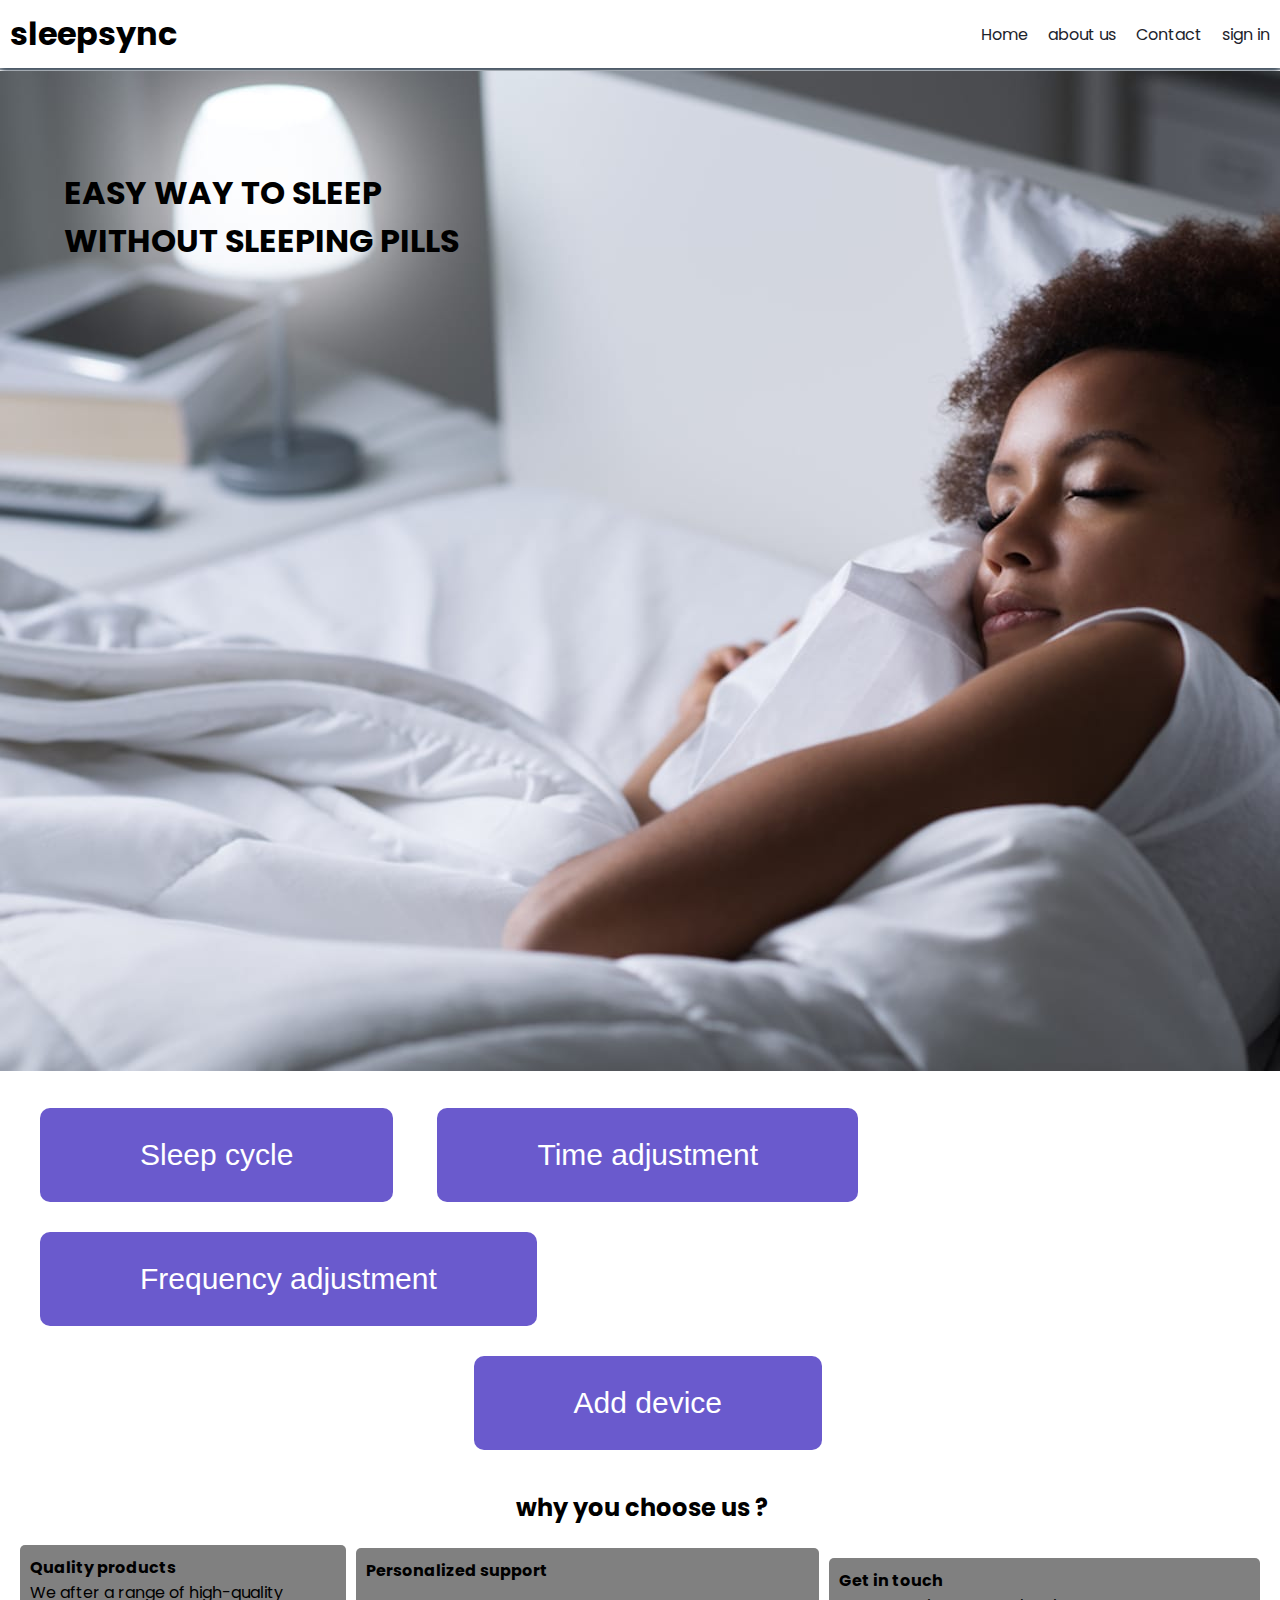
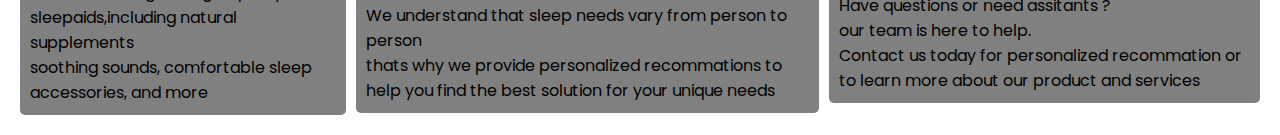
<file: index.html>
<!DOCTYPE html>
<html lang="en">
<head>
    <meta charset="UTF-8">
    <meta name="viewport" content="width=device-width, initial-scale=1.0">
    <title>sleepsync</title>
    <link rel="preconnect" href="https://fonts.googleapis.com">
    <link rel="preconnect" href="https://fonts.gstatic.com" crossorigin>
    <link
        href="https://fonts.googleapis.com/css2?family=Poppins:ital,wght@0,100;0,200;0,300;0,400;0,500;0,600;0,700;0,800;0,900;1,100;1,200;1,300;1,400;1,500;1,600;1,700;1,800;1,900&display=swap"
        rel="stylesheet">
        <!-- font icon -->
     <link rel="stylesheet" href="https://cdnjs.cloudflare.com/ajax/libs/font-awesome/6.5.1/css/all.min.css"
        integrity="sha512-DTOQO9RWCH3ppGqcWaEA1BIZOC6xxalwEsw9c2QQeAIftl+Vegovlnee1c9QX4TctnWMn13TZye+giMm8e2LwA=="
        crossorigin="anonymous" referrerpolicy="no-referrer" />
        <link rel="stylesheet" href="index.css">
</head>
<body>
     <!-- navbar -->
     <nav class="navbar">
        <h1>sleepsync</h1>
        <div class="navbar-links">
            <p class="navbar-link"><a href="index.html">Home</a></p>
            <p class="navbar-link"><a href="about us.html">about us</a></p>
            <p class="navbar-link"><a href="contact.html">Contact</a></p>
            <p class="navbar-link"><a href="signin.html">sign in</a></p>
        </div>
        <div class="navbar-menu-toggle" onclick="shownavbar()">
            <i class="fa-solid fa-bars"></i>
        </div>
    </nav>

    <!---side navbar-->

    <div class="side-navbar">
        <p style=" text-align: right;" onclick=" closenavbar() ">
            <i class="fa-solid fa-xmark"></i>
        </p>


        <div class="side-links">
            <p class="side-navbar-link"><a href="index.html">Home</a></p>
            <p class="side-navbar-link"><a href="collection.html">about us</a></p>
            <p class="side-navbar-link"><a href="contact.html">Contact</a></p>
            <p class="side-navbar-link"><a href="login.html">sign in</a></p>
        </div>
    </div>

    <!-- content-1  -->
    <div class="content">
        <div class="content-pic">
           <img src="sleepsync2.jpg" alt=""> </div>
        <div class="quotes">
            <h1>EASY WAY TO SLEEP <br>  WITHOUT SLEEPING PILLS</h1>
        </div>
    </div>

    <!-- content-button -->
 <div class="content-button">
    <div class="buttons">
        <a href="sleepcycle.html"><button style="font-size: 30px;" >Sleep cycle</button></a>
        <a href="timeadjustment.html"><button style="font-size: 30px;">Time adjustment </button></a>
        
        
        <a href="frequencyadjustment.html"><button style="font-size: 30px;">Frequency adjustment</button></a>
        <a href="adddevice.html"><button style="font-size: 30px; margin-left: 37%;" >Add device</button></a>
        
    </div>
 </div>

 <!-- service -->
 <div class="service">
    <div class="service-container-1">
        <div>
            <h2>why you choose us ?</h2>
            <!-- <h2>customer Experience</h2> -->
        </div>
        <!-- <div>
            <p>|| we ensure that our customer have the best shopping experiance</p>
        </div> -->
    </div>
    <div class="service-container-2">

        <div>
            <i class="fa-regular fa-face-smile"></i>
            <h4>Quality products</h4>
            <p> We after a range of high-quality sleepaids,including natural supplements <br> soothing sounds, comfortable sleep accessories, and more</p>
        </div>
        <div class="person">
            <i class="fa-regular fa-face-smile"></i>
            <h4>Personalized support</h4>
            <p >We understand that sleep needs vary from person to person <br> thats why we  provide personalized recommations to help you find the best solution for your unique needs</p>
        </div>
        <div class="get">
            <i class="fa-regular fa-face-smile"></i>
            <h4>Get in touch</h4>
            <p>Have questions or need assitants ? <br> our team is here to help. <br> Contact us today for personalized recommation or to learn more about our product and services</p>
        </div>
    </div>
</div>
 
 
 
    
</body>
<script src="index.js"></script>
</html>
</file>
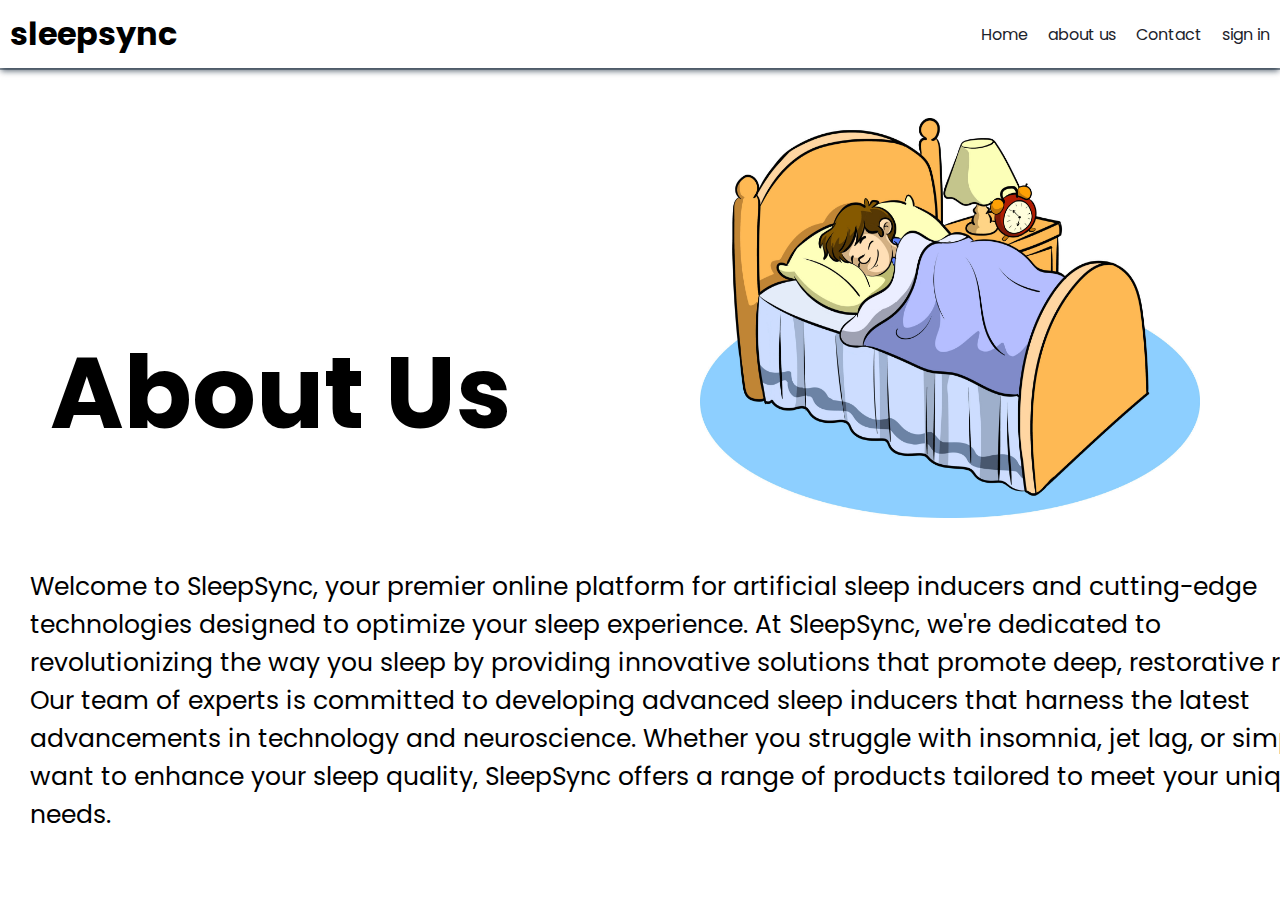
<file: about us.html>
<!DOCTYPE html>
<html lang="en">
<head>
    <meta charset="UTF-8">
    <meta name="viewport" content="width=device-width, initial-scale=1.0">
    <title>About us</title>
    <link rel="preconnect" href="https://fonts.googleapis.com">
    <link rel="preconnect" href="https://fonts.gstatic.com" crossorigin>
    <link
        href="https://fonts.googleapis.com/css2?family=Poppins:ital,wght@0,100;0,200;0,300;0,400;0,500;0,600;0,700;0,800;0,900;1,100;1,200;1,300;1,400;1,500;1,600;1,700;1,800;1,900&display=swap"
        rel="stylesheet">
        <!-- font icon -->
     <link rel="stylesheet" href="https://cdnjs.cloudflare.com/ajax/libs/font-awesome/6.5.1/css/all.min.css"
        integrity="sha512-DTOQO9RWCH3ppGqcWaEA1BIZOC6xxalwEsw9c2QQeAIftl+Vegovlnee1c9QX4TctnWMn13TZye+giMm8e2LwA=="
        crossorigin="anonymous" referrerpolicy="no-referrer" />
        <link rel="stylesheet" href="about us.css">
</head>
<body>
     <!-- navbar -->
     <nav class="navbar">
        <h1>sleepsync</h1>
        <div class="navbar-links">
            <p class="navbar-link"><a href="index.html">Home</a></p>
            <p class="navbar-link"><a href="about us.html">about us</a></p>
            <p class="navbar-link"><a href="contact.html">Contact</a></p>
            <p class="navbar-link"><a href="signin.html">sign in</a></p>
        </div>
        <div class="navbar-menu-toggle" onclick="shownavbar()">
            <i class="fa-solid fa-bars"></i>
        </div>
    </nav>
<!-- about-us pic -->

<div class="container">
    <div class="pic">
        <img src="sleep4.jpg" alt="">
    </div>
</div>

<!-- content -->
<div class="content">
    <div class="write">
        <h1>About Us</h1>
        
    </div>
</div>

<!-- main content -->

<div class="maincontent">
    <p style="font-size: 25px; width: 1300px;">Welcome to SleepSync, your premier online platform for artificial sleep inducers and cutting-edge technologies designed to optimize your sleep experience. At SleepSync, we're dedicated to revolutionizing the way you sleep by providing innovative solutions that promote deep, restorative rest.

        Our team of experts is committed to developing advanced sleep inducers that harness the latest advancements in technology and neuroscience. Whether you struggle with insomnia, jet lag, or simply want to enhance your sleep quality, SleepSync offers a range of products tailored to meet your unique needs.</p>
</div>
</body>
</html>
</file>
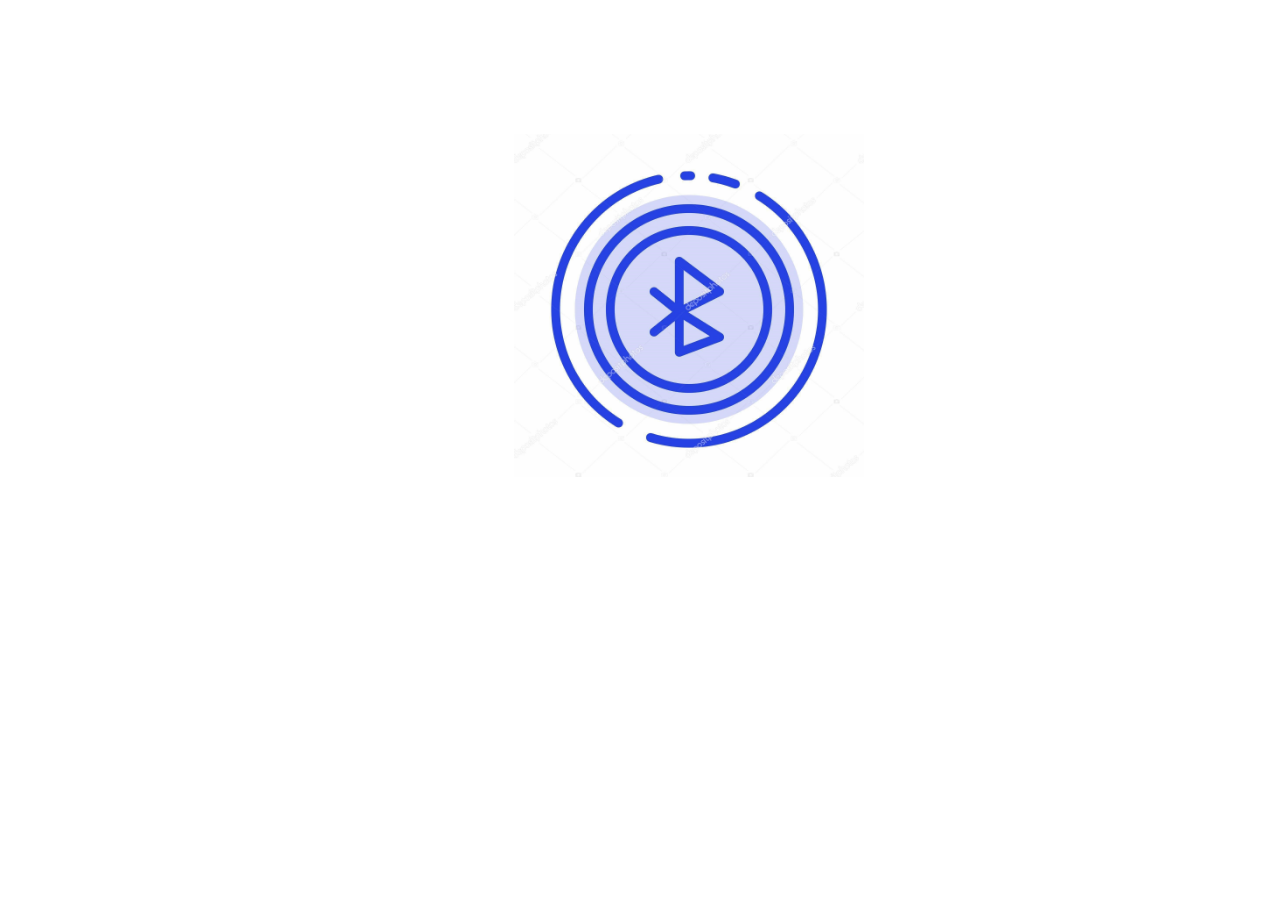
<file: adddevice.html>
<!DOCTYPE html>
<html lang="en">
<head>
    <meta charset="UTF-8">
    <meta name="viewport" content="width=device-width, initial-scale=1.0">
    <title>adddevice</title>
    <link rel="stylesheet" href="adddevice.css">
</head>
<body>
    <div class="container">
<img src="Sleep5.1.jpg" alt="" id="logo" onclick="pls()">
    </div>
</body>
<script>
 let logo = document.querySelector("#logo")
 const pls=()=>{
    alert("please turn on the bluetooth")
 }

</script>
</html>
</file>
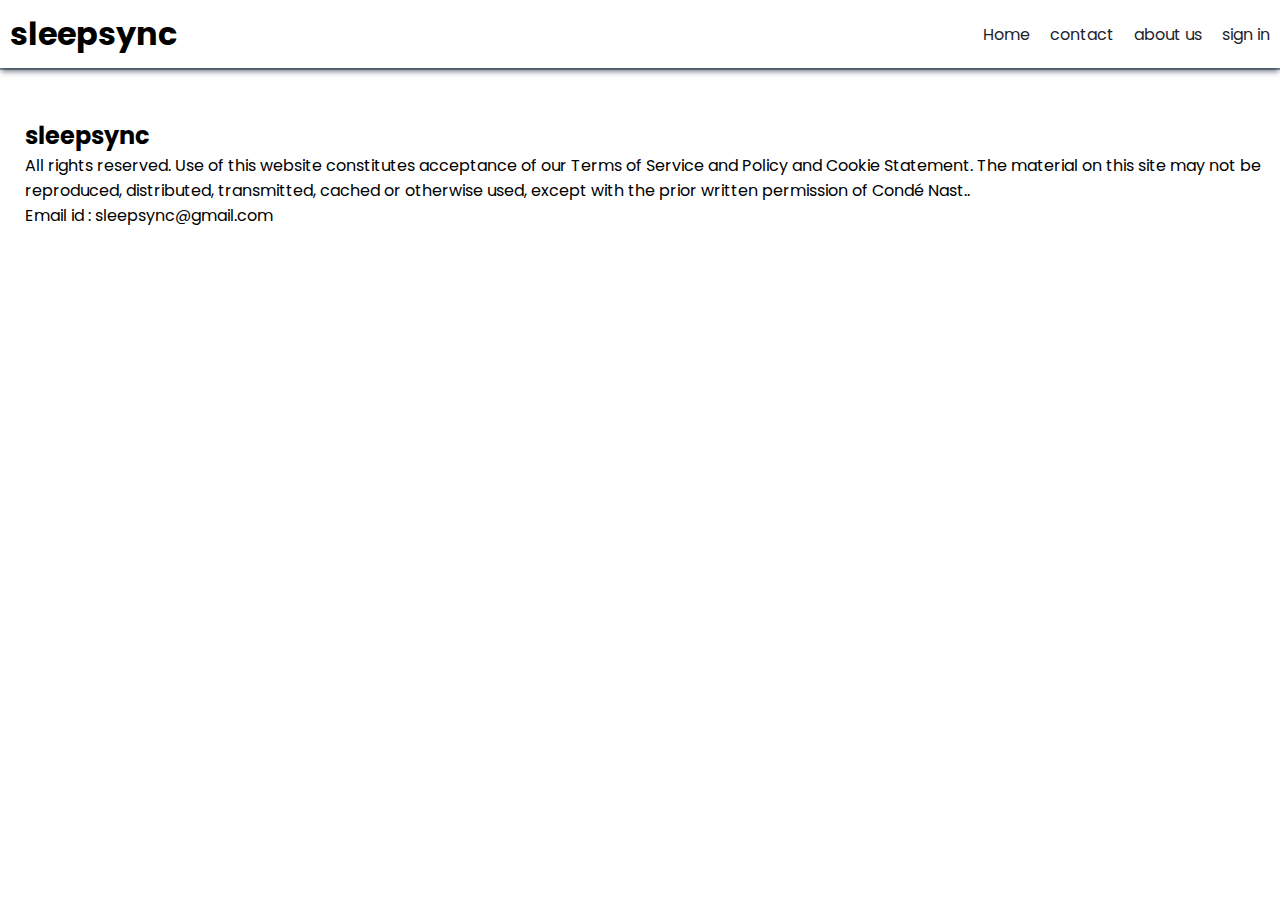
<file: contact.html>
<!DOCTYPE html>
<html lang="en">
<head>
    <meta charset="UTF-8">
    <meta name="viewport" content="width=device-width, initial-scale=1.0">
    <!---google fonts-->
    <link rel="preconnect" href="https://fonts.googleapis.com">
    <link rel="preconnect" href="https://fonts.gstatic.com" crossorigin>
    <link
        href="https://fonts.googleapis.com/css2?family=Poppins:ital,wght@0,100;0,200;0,300;0,400;0,500;0,600;0,700;0,800;0,900;1,100;1,200;1,300;1,400;1,500;1,600;1,700;1,800;1,900&display=swap"
        rel="stylesheet">
    <!---css-->
    <link rel="stylesheet" href="index.css">

    <!--fontsicon-->
    <link rel="stylesheet" href="https://cdnjs.cloudflare.com/ajax/libs/font-awesome/6.5.1/css/all.min.css"
        integrity="sha512-DTOQO9RWCH3ppGqcWaEA1BIZOC6xxalwEsw9c2QQeAIftl+Vegovlnee1c9QX4TctnWMn13TZye+giMm8e2LwA=="
        crossorigin="anonymous" referrerpolicy="no-referrer" />
    <title>contact </title>
</head>
<body>
    
    <nav class="navbar">
        <h1>sleepsync</h1>
        <div class="navbar-links">
            <p class="navbar-link"><a href="index.html">Home</a></p>
            <p class="navbar-link"><a href="contact.html">contact</a></p>
            <p class="navbar-link"><a href="about us.html">about us</a></p>
            <p class="navbar-link"><a href="signin.html">sign in</a></p>
        </div>
        <div class="navbar-menu-toggle" onclick="shownavbar()">
            <i class="fa-solid fa-bars"></i>
        </div>
    </nav>
    <!-- footer -->
    <div class="footer"  style="margin-top: 50px; margin-left: 25px;">
        <div class="footer-container">
            <div class="footer-box-1">
                <h2 class="headingtext">sleepsync</h2>
                <p>All rights reserved. Use of this website constitutes acceptance of our Terms of Service and Policy and Cookie Statement. The material on this site may not be reproduced, distributed, transmitted, cached or otherwise used, except with the prior written permission of Condé Nast..</p>
                <div class="footer-icon-container">
                    <i class="fa-brands fa-instagram" style="color: #ffff;"></i>
                    <i class="fa-brands fa-twitter" style="color: #ffff;"></i>
                    <i class="fa-brands fa-facebook" style="color: #ffff;"></i>
                </div>
                
            </div>
        </div>
        <p>Email id : sleepsync@gmail.com</p>
    </div>
</body>
</html>
</file>
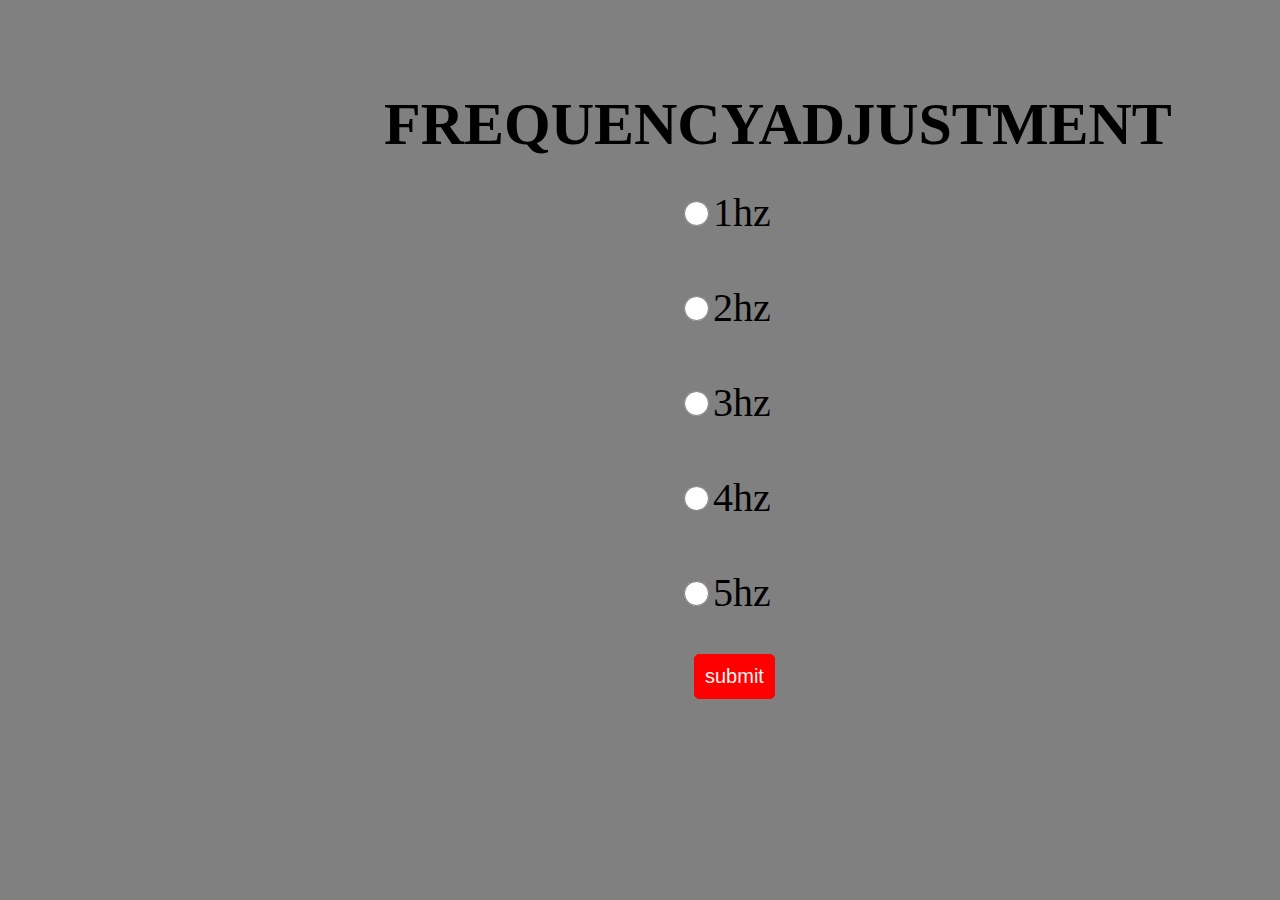
<file: frequencyadjustment.html>
<!DOCTYPE html>
<html lang="en">
<head>
    <meta charset="UTF-8">
    <meta name="viewport" content="width=device-width, initial-scale=1.0">
    <link rel="preconnect" href="https://fonts.googleapis.com">
    <link rel="preconnect" href="https://fonts.gstatic.com" crossorigin>
    <link
        href="https://fonts.googleapis.com/css2?family=Poppins:ital,wght@0,100;0,200;0,300;0,400;0,500;0,600;0,700;0,800;0,900;1,100;1,200;1,300;1,400;1,500;1,600;1,700;1,800;1,900&display=swap"
        rel="stylesheet">
        <!-- font icon -->
     <link rel="stylesheet" href="https://cdnjs.cloudflare.com/ajax/libs/font-awesome/6.5.1/css/all.min.css"
        integrity="sha512-DTOQO9RWCH3ppGqcWaEA1BIZOC6xxalwEsw9c2QQeAIftl+Vegovlnee1c9QX4TctnWMn13TZye+giMm8e2LwA=="
        crossorigin="anonymous" referrerpolicy="no-referrer" />
        <link rel="stylesheet" href="frequencyadjustment.css">
    <title>frequency adjustment</title>
</head>
<body>
    <div class="timeadjustment" >

        <div class="time-content">
            <h1 class="hone"> FREQUENCYADJUSTMENT</h1>
        </div>
        
        <div class="inputone">
        
            <input type="radio" class="tenmins" name="10mins">
            <label for="">1hz</label>  </div>
            <br>  
            <div class="inputtwo">

            <input type="radio"   class="twomins" name="10mins">
            <label for="">2hz</label> </div>
            <br>

            <div class="inputthree">
            <input type="radio" class="threemins" name="10mins">
            <label for="">3hz</label>  </div>
            <br>
            <div class="inputfour">
                <input type="radio" class="threemins" name="10mins">
                <label for="">4hz</label>  </div>
                <br>
                <div class="inputfive">
                    <input type="radio" class="threemins" name="10mins">
                    <label for="">5hz</label>  </div>
                    <br>


            <button type="submit" class="suubmit" onclick="neram()">submit</button>

            
        </div> 

        

    </div>
    <h1 id="timehello" style="margin-left: 40%;"></h1>
    
</body>
<script src="freq.js"></script>
</html>
</file>
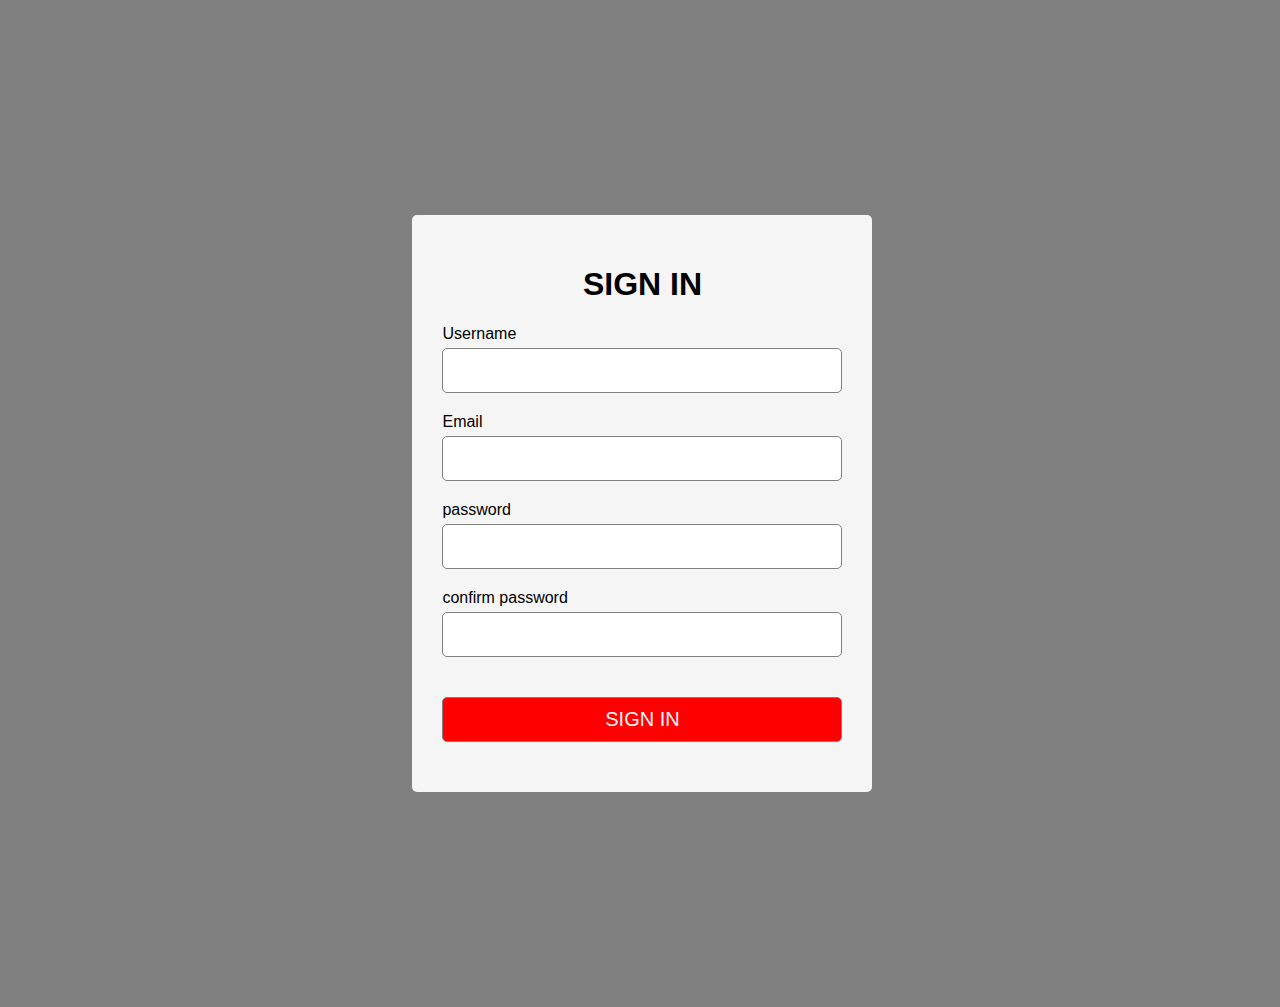
<file: signin.html>
<!DOCTYPE html>
<html lang="en">
<head>
    <meta charset="UTF-8">
    <meta name="viewport" content="width=device-width, initial-scale=1.0">
    <title>SIGN IN</title>
    <link rel="stylesheet" href="app.css">
</head>
<body>
    <div class="container">
        <form action="" id="form">
            <h1>SIGN IN</h1>
            <div class="input-group">
                <label for="username">Username</label>
                <input type="text" id="username">
                <div class="error"></div>
            </div>
            <div class="input-group">
                <label for="Email">Email</label>
                <input type="text" id="Email">
                <div class="error"></div>
            </div>
            <div class="input-group">
                <label for="password">password</label>
                <input type="password" id="password">
                <div class="error"></div>
            </div>
            <div class="input-group">
                <label for="cpassword">confirm password</label>
                <input type="password" id="cpassword">
                <div class="error"></div>
            </div>
            <button type="submit">SIGN IN</button>

        </form>
    </div>
</body>
<script src="app.js"></script>
</html>
</file>
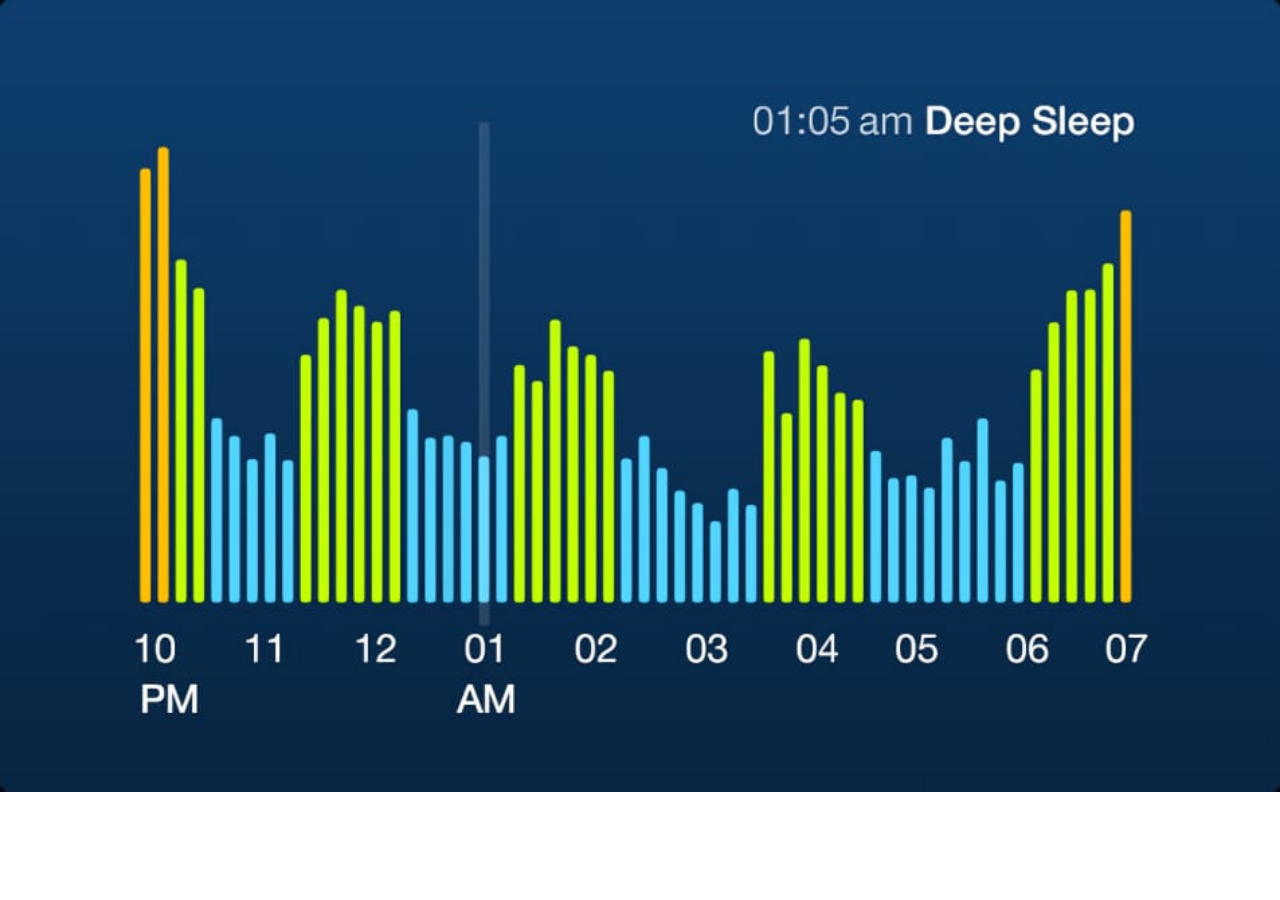
<file: sleepcycle.html>
<!DOCTYPE html>
<html lang="en">
<head>
    <meta charset="UTF-8">
    <meta name="viewport" content="width=device-width, initial-scale=1.0">
    <link rel="preconnect" href="https://fonts.googleapis.com">
    <link rel="preconnect" href="https://fonts.gstatic.com" crossorigin>
    <link
        href="https://fonts.googleapis.com/css2?family=Poppins:ital,wght@0,100;0,200;0,300;0,400;0,500;0,600;0,700;0,800;0,900;1,100;1,200;1,300;1,400;1,500;1,600;1,700;1,800;1,900&display=swap"
        rel="stylesheet">
        <!-- font icon -->
     <link rel="stylesheet" href="https://cdnjs.cloudflare.com/ajax/libs/font-awesome/6.5.1/css/all.min.css"
        integrity="sha512-DTOQO9RWCH3ppGqcWaEA1BIZOC6xxalwEsw9c2QQeAIftl+Vegovlnee1c9QX4TctnWMn13TZye+giMm8e2LwA=="
        crossorigin="anonymous" referrerpolicy="no-referrer" />
        <link rel="stylesheet" href="sleepcycle.css">
    <title>sleepcycle</title>
</head>
<body>
    <div class="sleepcycle">
      
             <img src="sleepsync3.jpg" alt="">
    
    </div>
    
</body>
</html>
</file>
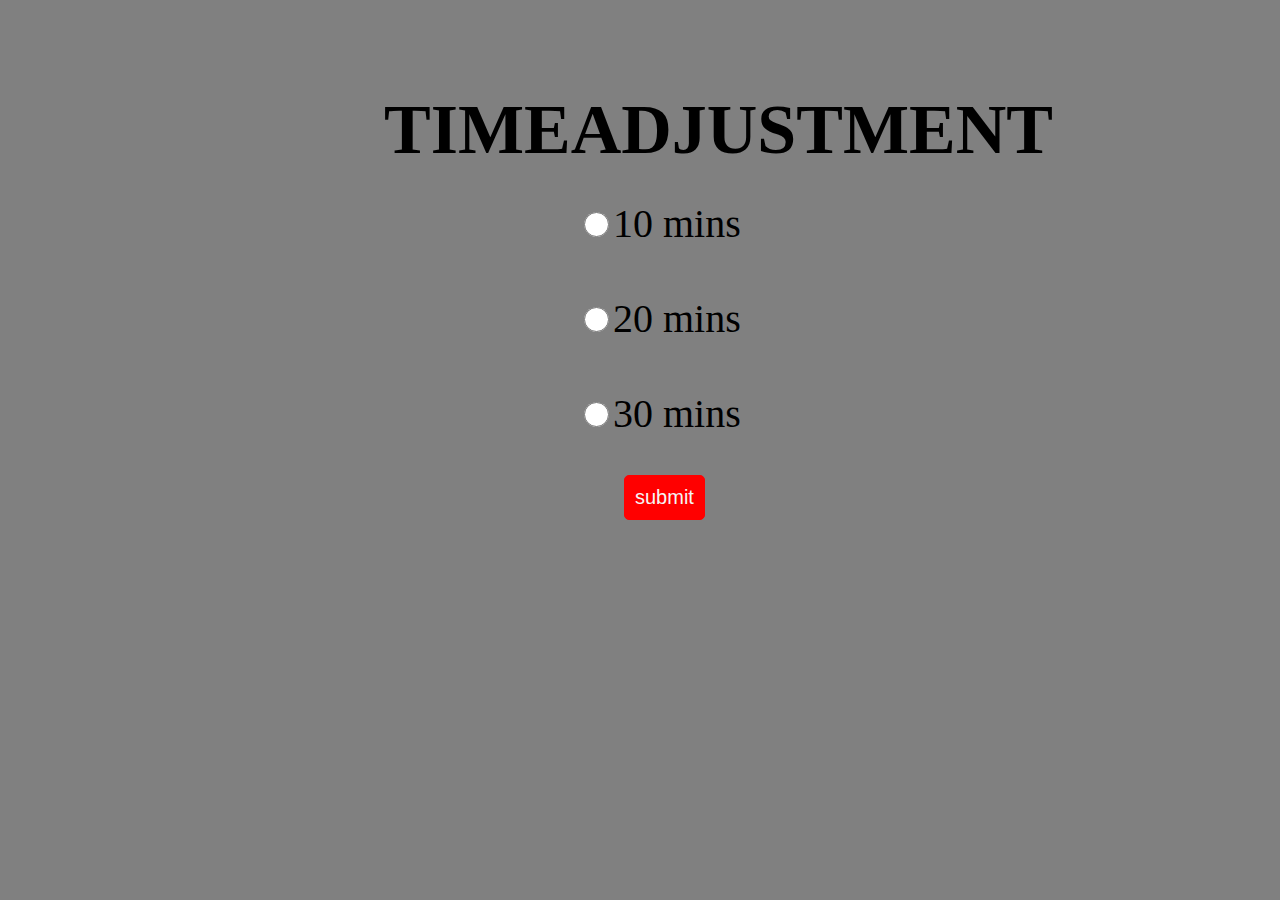
<file: timeadjustment.html>
<!DOCTYPE html>
<html lang="en">
<head>
    <meta charset="UTF-8">
    <meta name="viewport" content="width=device-width, initial-scale=1.0">
    <link rel="preconnect" href="https://fonts.googleapis.com">
    <link rel="preconnect" href="https://fonts.gstatic.com" crossorigin>
    <link
        href="https://fonts.googleapis.com/css2?family=Poppins:ital,wght@0,100;0,200;0,300;0,400;0,500;0,600;0,700;0,800;0,900;1,100;1,200;1,300;1,400;1,500;1,600;1,700;1,800;1,900&display=swap"
        rel="stylesheet">
        <!-- font icon -->
     <link rel="stylesheet" href="https://cdnjs.cloudflare.com/ajax/libs/font-awesome/6.5.1/css/all.min.css"
        integrity="sha512-DTOQO9RWCH3ppGqcWaEA1BIZOC6xxalwEsw9c2QQeAIftl+Vegovlnee1c9QX4TctnWMn13TZye+giMm8e2LwA=="
        crossorigin="anonymous" referrerpolicy="no-referrer" />
        <link rel="stylesheet" href="timeadjustment.css">
    <title>timeadjustment</title>
</head>
<body>
    <div class="timeadjustment">

        <div class="time-content">
            <h1 style=" font-size: 70px;" >TIMEADJUSTMENT</h1>
        </div>
        
        <div class="inputone">
        
            <input type="radio" class="tenmins" name="10mins">
            <label for="">10 mins</label>  </div>
            <br>  
            <div class="inputtwo">

            <input type="radio"   class="twomins" name="10mins">
            <label for="">20 mins</label> </div>
            <br>

            <div class="inputthree">
            <input type="radio" class="threemins" name="10mins">
            <label for="">30 mins</label>  </div>
            <br>


            <button type="submit" onclick="time()">submit</button>

            
        </div> 

        

    </div>
     <h1 id="timehello" style="margin-left: 40% ;"></h1>
    
</body>
<script src="timeadjustment.js"></script>
</html>
</file>
<file: index.css>
* {
    padding: 0;
    margin: 0;

}

body {

    font-family: 'poppins', sans-serif;

}

.navbar {
    display: flex;
    justify-content: space-between;
    align-items: center;
    padding: 10px;
    box-shadow: rgba(6, 24, 44, 0.4) 0px 0px 0px 2px, rgba(6, 24, 44, 0.65) 0px 4px 6px -1px, rgba(255, 255, 255, 0.08) 0px 1px 0px inset;
}

.navbar-links {
    display: flex;
    column-gap: 20px;
}
.navbar-link a{
    text-decoration: none;
    color: #1D232c;

}
.navbar-link a:hover{
    text-decoration: underline;
    color: #1D232c;

}

.navbar-menu-toggle{
    display: none;
}

.side-navbar{
    background-color: #1D232c;
    width: 50%;
    height: 100%;
    position: fixed;
    top: 0;
    left: -60%;
    padding: 20px;
    color: white;
    transition: 2s;

}
.side-navbar-link{
    margin-bottom: 30px;

}

.side-navbar-link a{
    text-decoration: none;
    color: white;
}
.side-navbar-link a :hover{
    text-decoration: underline;
    
}
.person p {
    padding-top: 20px;
}

/* header */

/* .header{
    display: flex;
    justify-content: center;
    gap: 50px;
    padding: 50px;
    margin-left: 20%;
}
.header-button{
    padding-left: 20px;
    padding-right: 20px;
    padding-top: 10px;
    padding-bottom: 10px;
    margin-top: 10px;
    background-color: #1D232c;
    color: white;
    cursor: pointer;
}
.header-image{
    display: block;
    width: 30%;
    margin-left: 10%;

    
}

.service{
    padding: 20px;
}
.service-container-1{
    display: flex;
    justify-content: space-between;
    align-items: center;
}
.service-container-2{
    display: flex;
    justify-content: space-between;
    align-items: center;
    gap: 10px;
}
.service-container-2 div{
    background-color: #f2f4f7;
    border-radius: 5px;
    padding: 10px;
}
.new-arrival{
    display: flex;
    justify-content: space-between;
    flex-wrap: wrap;
}
.new-arrival-container{
    position: relative;
    flex-basis: 20%;
}
.new-arrival button{
    padding-left: 10%;
    padding-right: 10%;
    padding-top: 5%;
    padding-bottom: 5%;
    margin-top: 10px;
    color: #1D232c;
    position: absolute;
    top: 50%;
    left: 18%;
    border-radius: 10px;
    border: none;
}

.news{
display: flex;
    align-items: center;
    flex-direction: column;
    margin-top: 20px;
}
.news input{
    padding: 11px;
    width: 80vw;
    margin-bottom: 10px;
    border: solid black 3px;
}
.news button{
    margin-top: 10px;
    color: white;
   background-color: #1D232c;
   border-radius: 10px;
   padding: 10px;
   
}
.footer{
    margin-top: 20px;
    padding: 40px;
    background-color: #1D232c;
    color: #fff;

}

.product-section{
    margin-top: 20px;
}
.product-search{
    width: 80%;
    border: solid black 2px;
    border-radius: 20px;
    display: flex;
    justify-content: space-between;
    align-items: center;
    padding: 10px;
    margin: auto;
}
.product-search input{
border: none;
    background-color: transparent;
    width: 100%;
    
}
.product-search input:focus
{
    outline: none;
}

.products{
    padding: 20px;
    display: flex;
    gap: 10px;
    flex-wrap: wrap;
    justify-content: space-around;
}
.products-box{
    text-align: center;
    flex-basis: 20%;
}
.products-box img{
    border-radius: 10px;
} */

.content-pic{
    padding-top: 3px;
    
}

.content{
    position: relative;
}
.quotes{
    position: absolute;
    top: 10%;
    left:5%
}
span{

    color:#1D232c;
}
button{
    padding-left: 100px;
    padding-right: 100px;
    padding-top: 30px;
    padding-bottom: 30px;
    margin-top: 30px;
    margin-left: 40px;
    background-color: slateblue;
    color:white;
   font-size: medium;
    
    border-radius: 10px;
    border: none;
}
.service{
    padding: 20px;
}
.service-container-1{
    display: flex;
    justify-content: space-between;
    align-items: center;
}
.service-container-2{
    display: flex;
    justify-content: space-between;
    align-items: center;
    gap: 10px;
}
.service-container-2 div{
    background-color:gray;
    border-radius: 5px;
    padding: 10px;
}
.service-container-1{

    padding-left: 40%;
    padding-top: 20px;
    padding-bottom: 20px;
}


/* media query*/

@media screen and (max-width:600px) {
    .navbar-menu-toggle{
        display: block;
    }
    .navbar-links {
        display: none;
        
    }
  .header-image{
    display: none;
  }
  .service-container-1{
    display: none;
  }
  .service-container-2{
    flex-direction: column;
  }
}
</file>
<file: about us.css>
.pic img{
    width: 500px;
    height: 400px;
}
* {
    padding: 0;
    margin: 0;

}

body {

    font-family: 'poppins', sans-serif;

}

.navbar {
    display: flex;
    justify-content: space-between;
    align-items: center;
    padding: 10px;
    box-shadow: rgba(6, 24, 44, 0.4) 0px 0px 0px 2px, rgba(6, 24, 44, 0.65) 0px 4px 6px -1px, rgba(255, 255, 255, 0.08) 0px 1px 0px inset;
}

.navbar-links {
    display: flex;
    column-gap: 20px;
}
.navbar-link a{
    text-decoration: none;
    color: #1D232c;

}
.navbar-link a:hover{
    text-decoration: underline;
    color: #1D232c;

}

.navbar-menu-toggle{
    display: none;
}
.container{
    position: relative;
}
.pic img{
    width: 500px;
    height: 400px;
    position: absolute;
    right: 80px;
    top:50px;
}

.content{
    position: relative;
}
.write h1{
    position: absolute;
    top: 250px;
    left: 50px;
    font-size: 100px;
}

.maincontent{
    position: relative;
}
.maincontent p{
    position: absolute;
    top: 500px;
    left: 30px;
    align-content: baseline;
    justify-content: right;
    

}
</file>
<file: adddevice.css>
.container img{
    width: 350px;
    margin-top: 10%;
    margin-left: 40%;
}
</file>
<file: frequencyadjustment.css>
*{
    margin: 0;
    padding: 0%;
}
body{
    background-color: gray;
}
.inputone{
    padding-top: 30px;
    padding-left: 200px;
}

.inputtwo{
    padding-top: 30px;
    padding-left: 200px;
}

.inputthree{
    padding-top: 30px;
    padding-left: 200px;
}
.time-content{
    

    
padding-top: 10%;
    font-size: 30px;

}
.hone{
    padding-left: -100px;
}
 h1{
    
 padding-right: 30%;

}
#sub{
    margin: 30px;
    margin: 50px;
}

label{
    font-size: 40px;
}
.tenmins{
    font-size: 40px;
}
.timeadjustment{
    padding-left: 10%;
    background-color: gray;
    
    
    
}
.inputfour{
    padding-top: 30px;
    padding-left: 300px;
}
.inputfour input[type='radio']{
    
    width: 25px;
    height: 25px;
    border-radius: 2px solid black;
}
.inputfive{
    padding-top: 30px;
    padding-left: 300px;
}
.inputfive input[type='radio']{
    
    width: 25px;
    height: 25px;
    border-radius: 2px solid black;
}
.inputone input[type='radio']{
    
    width: 25px;
    height: 25px;
    border-radius: 2px solid black;
}

.inputtwo input[type='radio']{
    
    width: 25px;
    height: 25px;
    border-radius: 2px solid black;
}

.inputthree input[type='radio']{
    
    width: 25px;
    height: 25px;
    border-radius: 2px solid black;
}
.inputone{
    padding-top: 30px;
    padding-left: 300px;
}

.inputtwo{
    padding-top: 30px;
    padding-left: 300px;
}

.inputthree{
    padding-top: 30px;
    padding-left: 300px;
}

.timeadjustment{
    padding-left: 30%;
    background-color: gray;
    
}
button{
    background-color:red;
    color: whitesmoke;
    border: 1px solid red;
    padding: 10px;
    margin: 20px 0px;
    border-radius: 5px;
    cursor: pointer;
    font-size: 20px;
    margin-left: 310px;
    


}
</file>
<file: app.css>
/* *{
    margin: 0%;
    padding: 0%;
} */

body{
    background-color: gray;
    font-family: 'poppins',sans-serif;
}
.container{
    margin-left: 15%;
}

#form{
    width: 400px;
    margin: 20%;
    background-color: whitesmoke;
    border-radius: 5px;
    padding: 30px;
}
h1{
    text-align: center;
    color: black;
}

#form button{
    background-color: red;
    color: whitesmoke;
    border: 1px solid gray;
    padding: 10px;
    margin: 20px 0px;
    border-radius: 5px;
    cursor: pointer;
    font-size: 20px;
    width: 100%;
}
.input-group{
    display: flex;
    flex-direction: column;
    margin-bottom: 15px;
}
.input-group input{
    border-radius: 5px;
    font-size: 20px;
    margin-top: 5px;
    padding: 10px;
    border: 1px solid gray;

}
.input-group input:focus{
    outline: none;
}
.input-group .error{
    color: red;
    font-size: 16px;
    margin-top: 5px;
}
.input-group .success{
    border-color: green;

}
.input-group .error{
    border-color: red;
    
}
</file>
<file: sleepcycle.css>
*{
    margin: 0%;
    padding: 0%;
}

/* .sleepcycle{
    background-image: url(sleepsync3.jpg);
    
} */

img{

    width: 100%;
    height: auto;
}
</file>
<file: timeadjustment.css>
*{
    margin: 0;
    padding: 0%;
}
body{
    background-color: gray;
}

.inputone{
    padding-top: 30px;
    padding-left: 200px;
}

.inputtwo{
    padding-top: 30px;
    padding-left: 200px;
}

.inputthree{
    padding-top: 30px;
    padding-left: 200px;
}

.timeadjustment{
    padding-left: 30%;
    background-color: gray;
    
}

.time-content{
    margin-right: 40%;
    padding-top: 10%;
    align-items: center;
}
#sub{
    margin: 30px;
    margin: 50px;
}

label{
    font-size: 40px;
}
.tenmins{
    font-size: 40px;
}
.inputone input[type='radio']{
    
    width: 25px;
    height: 25px;
    border-radius: 2px solid black;
}

.inputtwo input[type='radio']{
    
    width: 25px;
    height: 25px;
    border-radius: 2px solid black;
}

.inputthree input[type='radio']{
    
    width: 25px;
    height: 25px;
    border-radius: 2px solid black;
}
button{
    background-color:red;
    color: whitesmoke;
    border: 1px solid red;
    padding: 10px;
    margin: 20px 0px;
    border-radius: 5px;
    cursor: pointer;
    font-size: 20px;
    margin-left: 240px;
    


}
</file>
